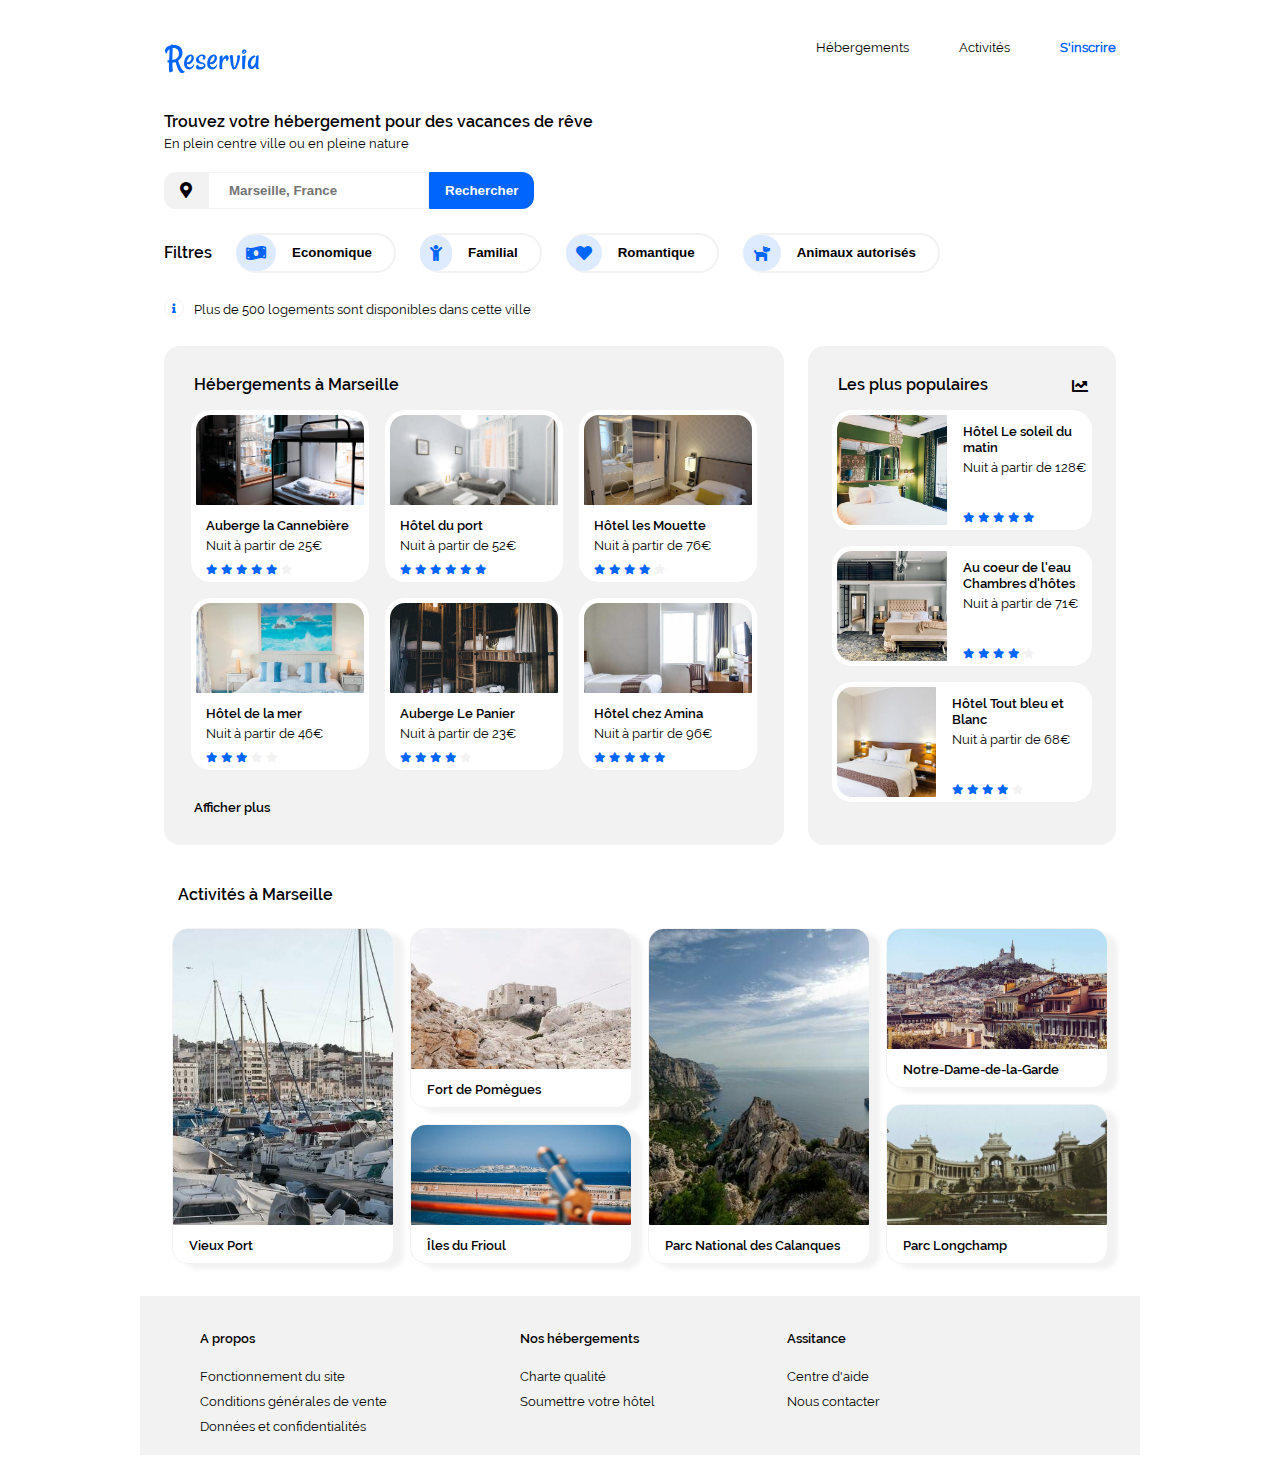
<file: index.html>
<!DOCTYPE html>
<html lang="fr">
    <head>
        <meta charset="utf-8"/>
        <meta name="viewport" content="width=device-width, initial-scale=1.0">
        <link href="fontawesome-free-5.15.1-web/css/all.css" rel="stylesheet">
        <link href="stylesheet.css" rel="stylesheet">
        <title>Reservia</title>
    </head>

    <body>
        <div id="container">     
            <header>
                <div id="header-nav">
                    <div id="logo">
                        <img src="images/logo/Reservia.svg" alt="logo"/>
                    </div>
                    
                    <div id="inscription">
                        <a href="#"><strong>S'inscrire</strong></a>
                    </div>

                    <nav id="nav_header">
                        <ul>
                            <li><a href="#accomodation-section">Hébergements</a></li>
                            <li><a href="#activity-section">Activités</a></li>
                            <li><a href="#"><strong>S'inscrire</strong></a></li>
                        </ul>
                    </nav>
                </div>
                
                <nav id="nav-mobile">
                    <div id="accomodation-activity">
                        <a href="#accomodation-section">Hébergements</a>
                        <a href="#activity-section">Activités</a> 
                    </div>  
                </nav>

                <div>
                    <h1>Trouvez votre hébergement pour des vacances de rêve</h1>
                    <p>En plein centre ville ou en pleine nature</p>
                </div>

                <div id="research">
                    <i class="fas fa-map-marker-alt"></i>

                    <form>
                        <input type="text" name="research" id="research-button" placeholder="Marseille, France"/> 
                        <input type="button" value="Rechercher" id="clic-research"/>
                        <i class="fas fa-search"></i>
                    </form>
                </div>
            
                <div>
                    <form id="filter-form" method="get">
                        <label id="filter">Filtres</label>
                        
                        <div class="filter">
                            <i class="fas fa-money-bill-wave filter_icon"></i>
                            <input type="button" value="Economique"/>
                        </div>
                        
                        <div class="filter">
                            <i class="fas fa-child filter_icon"></i>
                            <input type="button" value="Familial"/>
                        </div>        
                        
                        <div class="filter">
                            <i class="fas fa-heart filter_icon"></i>
                            <input type="button" value="Romantique"/>
                        </div>
                        
                        <div class="filter">
                            <i class="fas fa-dog filter_icon"></i>
                            <input type="button" value="Animaux autorisés"/>
                        </div>
                    </form>
                </div>
            
                <div id="information">
                    <div>
                        <i class="fas fa-info"></i>
                    </div>
                    <p>Plus de 500 logements sont disponibles dans cette ville</p>
                </div>
            </header>

            <section id="accomodation-section">
                <div id="accomodation">
                    <div>
                        <h2>Hébergements à Marseille</h2>
                    </div>
                    
                    <article>
                        <a href="#">
                            <div class="accomodation-border">
                                <img class="accomodation_image cover-image" src="images/hebergements/marcus-loke-WQJvWU_HZFo-unsplash.jpg" alt="Auberge La Cannebière"/>
                                <div class="accomodation_description">
                                    <h3>Auberge la Cannebière</h3>
                                    <p>Nuit à partir de 25€</p>
                                    <i class="fas fa-star blue"></i>
                                    <i class="fas fa-star blue"></i>
                                    <i class="fas fa-star blue"></i>
                                    <i class="fas fa-star blue"></i>
                                    <i class="fas fa-star blue"></i>
                                    <i class="fas fa-star"></i>
                                </div>
                            </div>
                        </a>
                       
                        <a href="#">
                            <div class="accomodation-border">
                                <img class="accomodation_image cover-image" src="images/hebergements/fred-kleber-gTbaxaVLvsg-unsplash.jpg" alt="Hôtel du port"/>
                                <div class="accomodation_description">
                                    <h3>Hôtel du port</h3>
                                    <p>Nuit à partir de 52€</p>
                                    <i class="fas fa-star blue"></i>
                                    <i class="fas fa-star blue"></i>
                                    <i class="fas fa-star blue"></i>
                                    <i class="fas fa-star blue"></i>
                                    <i class="fas fa-star blue"></i>
                                    <i class="fas fa-star blue"></i>
                                </div>
                             </div>
                        </a>
                        
                        <a href="#">
                            <div class="accomodation-border">
                                <img class="accomodation_image cover-image" src="images/hebergements/reisetopia-B8WIgxA_PFU-unsplash.jpg" alt="Hôtel Les Mouettes"/>
                                <div class="accomodation_description">
                                    <h3>Hôtel les Mouette</h3>
                                    <p>Nuit à partir de 76€</p>
                                    <i class="fas fa-star blue"></i>
                                    <i class="fas fa-star blue"></i>
                                    <i class="fas fa-star blue"></i>
                                    <i class="fas fa-star blue"></i>
                                    <i class="fas fa-star"></i>
                                </div>
                            </div>
                        </a>
                        
                        <a href="#">
                            <div class="accomodation-border">
                                <img class="accomodation_image cover-image" src="images/hebergements/annie-spratt-Eg1qcIitAuA-unsplash.jpg" alt="Hôtel de la mer"/>
                                <div class="accomodation_description">
                                    <h3>Hôtel de la mer</h3>
                                    <p>Nuit à partir de 46€</p>
                                    <i class="fas fa-star blue"></i>
                                    <i class="fas fa-star blue"></i>
                                    <i class="fas fa-star blue"></i>
                                    <i class="fas fa-star"></i>
                                    <i class="fas fa-star"></i>
                                </div>
                            </div>
                        </a>
                        
                        <a href="#">
                            <div class="accomodation-border">
                                <img class="accomodation_image cover-image" src="images/hebergements/nicate-lee-kT-ZyaiwBe0-unsplash.jpg" alt="Auberge Le Panier"/>
                                <div class="accomodation_description">
                                    <h3>Auberge Le Panier</h3>
                                    <p>Nuit à partir de 23€</p>
                                    <i class="fas fa-star blue"></i>
                                    <i class="fas fa-star blue"></i>
                                    <i class="fas fa-star blue"></i>
                                    <i class="fas fa-star blue"></i>
                                    <i class="fas fa-star"></i>
                                </div>
                            </div>
                        </a>
                        
                        <a href="#">
                            <div class="accomodation-border">
                                <img class="accomodation_image cover-image" src="images/hebergements/febrian-zakaria-M6S1WvfW68A-unsplash.jpg" alt="Hôtel chez Amina"/>
                                <div class="accomodation_description">
                                    <h3>Hôtel chez Amina</h3>
                                    <p>Nuit à partir de 96€</p>
                                    <i class="fas fa-star blue"></i>
                                    <i class="fas fa-star blue"></i>
                                    <i class="fas fa-star blue"></i>
                                    <i class="fas fa-star blue"></i>
                                    <i class="fas fa-star blue"></i>
                                </div>
                            </div>
                        </a>
                    </article>
                    <div>
                        <h5>Afficher plus</h5>
                    </div> 
                </div>

                <aside>
                    <div id="popular">

                        <div id="popular-chart_line">
                            <h2>Les plus populaires</h2>
                            <i class="fas fa-chart-line"></i>
                        </div>
    
                        <div id="popular-content">
                            <a href="#">
                                <div class="popular-accomodation popular-accomodation-border">
                                    <img class="popular_image cover-image" src="images/hebergements/emile-guillemot-Bj_rcSC5XfE-unsplash.jpg" alt="Hôtel Le soleil du matin"/>
                                    <div class="popular_description">
                                        <div class="popular_title">
                                            <h3>Hôtel Le soleil du matin</h3>
                                            <p>Nuit à partir de 128€</p>
                                        </div>
                                        <div class="popular_star">
                                            <i class="fas fa-star blue"></i>
                                            <i class="fas fa-star blue"></i>
                                            <i class="fas fa-star blue"></i>
                                            <i class="fas fa-star blue"></i>
                                            <i class="fas fa-star blue"></i>
                                        </div>
                                    </div>
                                </div>
                            </a>
                            
                            <a href="#">
                                <div class="popular-accomodation popular-accomodation-border">
                                    <img class="popular_image cover-image" src="images/hebergements/aw-creative-VGs8z60yT2c-unsplash.jpg" alt="Au coeur de l'eau Chambres d'hôtes"/>
                                    <div class="popular_description">
                                        <div class="popular_title">
                                            <h3>Au coeur de l'eau Chambres d'hôtes</h3>
                                            <p>Nuit à partir de 71€</p>
                                        </div>
                                        <div class="popular_star">
                                            <i class="fas fa-star blue"></i>
                                            <i class="fas fa-star blue"></i>    
                                            <i class="fas fa-star blue"></i>
                                            <i class="fas fa-star blue"></i>
                                            <i class="fas fa-star"></i>
                                        </div>
                                    </div>
                                </div>
                            </a>
                            
                            <a href="#">
                                <div class="popular-accomodation popular-accomodation-border">
                                    <img class="popular_image cover-image" src="images/hebergements/febrian-zakaria-sjvU0THccQA-unsplash.jpg" alt="Hôtel Tout bleu et Blanc"/>
                                    <div class="popular_description">
                                        <div class="popular_title">
                                            <h3>Hôtel Tout bleu et Blanc</h3>
                                            <p>Nuit à partir de 68€</p>
                                        </div>
                                        <div class="popular_star">
                                            <i class="fas fa-star blue"></i>
                                            <i class="fas fa-star blue"></i>
                                            <i class="fas fa-star blue"></i>
                                            <i class="fas fa-star blue"></i>
                                            <i class="fas fa-star"></i>
                                        </div>
                                    </div>
                                </div>
                            </a>
                        </div>
                    </div>
                </aside>
            </section>

            <section id="activity-section">
                <div>
                    <h2>Activités à Marseille</h2>
                </div>

                <div id="activity">
                    <a href="#">
                        <div class="activity-border">
                            <img class="activity_lg-size activity_image cover-image" src="images/activites/reno-laithienne-QUgJhdY5Fyk-unsplash.jpg" alt="Vieux Port"/>
                            <h3 class="activity_description">Vieux Port</h3>
                        </div>
                    </a>
    
                    <div>
                        <a href="#">
                            <div class="activity-border">
                                <img class="activity_md-size activity_image cover-image" src="images/activites/paul-hermann-QFTrLdQIRhI-unsplash.jpg" alt="Fort de Pomègues"/>
                                <h3 class="activity_description">Fort de Pomègues</h3>
                            </div>
                        </a>
                        
                        <a href="#">
                            <div class="activity-border">
                                <img class="activity_sm-size activity_image cover-image" src="images/activites/kevin-hikari-rV_Qd1l-VXg-unsplash.jpg" alt="Îles du Frioul"/>
                                <h3 class="activity_description">Îles du Frioul</h3>
                            </div>
                        </a>
                    </div>
    
                    <a href="#">
                        <div class="activity-border">
                            <img class="activity_lg-size activity_image cover-image" src="images/activites/kilyan-sockalingum-NR8-cBCN3aI-unsplash.jpg" alt="Parc National des Calanques"/>
                            <h3 class="activity_description">Parc National des Calanques</h3>
                        </div>
                    </a>
    
                    <div>
                        <a href="#">
                            <div class="activity-border">
                                <img class="activity_half-size activity_image cover-image" src="images/activites/florian-wehde-xW9e8gdotxI-unsplash.jpg" alt="Notre-Dame-de-la-Garde"/>
                                <h3 class="activity_description">Notre-Dame-de-la-Garde</h3>
                            </div>
                        </a>
        
                        <a href="">
                            <div class="activity-border">
                                <img class="activity_half-size activity_image cover-image" src="images/activites/lena-paulin-wH2-EJoDcV0-unsplash.jpg" alt="Parc Longchamp"/>
                                <h3 class="activity_description">Parc Longchamp</h3>
                            </div>
                        </a>
                    </div>
                </div>
            </section>

            <footer>
                <div>
                    <h4>A propos</h4>
                    <p>Fonctionnement du site</p>
                    <p>Conditions générales de vente</p>
                    <p>Données et confidentialités</p>
                </div>

                <div>
                    <h4>Nos hébergements</h4>
                    <p>Charte qualité</p>
                    <p>Soumettre votre hôtel</p>
                </div>

                <div>
                    <h4>Assitance</h4>
                    <p>Centre d'aide</p>
                    <p>Nous contacter</p>
                </div>
            </footer>
        
        </div>

    </body>
</html>
</file>
<file: stylesheet.css>
@font-face {
    font-family: "raleway-regular";
    src: url("raleway/Raleway-Regular.ttf") format("truetype");
    font-style: normal;
    font-weight: normal;
}

@font-face {
    font-family: "raleway-semiBold";
    src: url("raleway/Raleway-SemiBold.ttf") format("truetype");
    font-style: normal;
    font-weight: normal;
}

#container {
    width: 1000px;
    margin-left: auto;
    margin-right: auto;
}

body {
    font-family: "raleway-regular", Arial, Helvetica, sans-serif;
}

h1, h2, h3, h4, h5, #filter {
    font-family: "raleway-semiBold", Arial, Helvetica, sans-serif;
}

h1, h3 {
    margin-bottom: 0px;
}

h1, h2 {
    font-size: medium;
}

h2 {
    margin-bottom: 8px;
}

h3 {
    margin-top: 8px;
}

h3, h4 {
    font-size: smaller;
}

h2, h5 {
    margin-left: 14px;
}

p, li {
    font-size: small;
}

strong {
    color: #0065FC;
}

#logo {
    margin-bottom: 16px;
    margin-top: 12px;
}

#header-nav {
    display: flex;
    justify-content: space-between;
}

#nav-mobile, #inscription, .fa-search {
    display: none;
}

header {
    margin: 24px 24px;
}

ul {
    list-style-type: none;
    display: flex;
    justify-content: flex-end;
    flex-wrap: wrap;
}

li {
    margin-left: 50px;
}

a {
    text-decoration: none;
    color: black;
}

#nav_header a:hover {
    color: #0065FC;
    border-top: solid 1px #0065FC;
    padding-top: 32px;
}

form, #information, #accomodation-section, .popular-accomodation {
    display: flex;
}

#research {
   display: flex;
   width: 25%;
   margin: 16px 0px;
}

.fa-map-marker-alt {
    background-color: #F2F2F2;
    border-radius: 12px 1px 1px 12px;
    padding-left: 16px;
    padding-right: 16px;
}

#research-button {
    padding: 10px 20px;
    border: #F2F2F2 solid 1px;
    color: black;
    cursor: auto;
}

#clic-research {
    color: white;
    background-color: #0065FC;
    border-radius: 1px 12px 12px 1px;
    padding-left: 16px;
    padding-right: 16px;
}

#clic-research:focus, input:focus {
    outline: none;
}

label, input {
    font-weight: bold;
}

#filter-form {
    margin: 24px 0px;
}

.filter {
    display: flex;
    border-top: solid 2px #F2F2F2;
    border-right: solid 2px #F2F2F2;
    border-bottom: solid 2px #F2F2F2;
    border-radius: 50px 50px;
    margin-left: 24px;
    padding-right: 16px;
}

.filter_icon {
    color: #0065FC;
    background-color: #DEEBFF;
    border-radius: 50px 50px;
    padding: 10px 10px;
    cursor: pointer;
}

input {
    border: none;
    padding-left: 16px;
    background-color: white;
}

input:hover {
    color:#0065FC;
    font-weight: bold;
    cursor: pointer;
}

.fa-info {
    font-size: x-small;
    color: #0065FC ;
    border: solid 1px #F2F2F2;
    border-radius: 50px 50px;
    margin-right: 10px;
    padding: 4px 7px;
}


label, p, .fa-map-marker-alt {
    display: flex;
    align-items: center;
    margin-top: 0px;
    margin-bottom: 0px;
}

.cover-image {
    object-fit: cover;
}

#accomodation {
    width: 80%;
    margin: 0px 24px 0px 24px;
    padding: 16px 16px 8px;
    background-color: #F2F2F2;
    border-radius: 16px 16px;
}

article, #activity {
    display: flex;
    justify-content: center;
    flex-wrap: wrap;
}

.accomodation_image {
    width: 168px;
    height: 90px;
    border-radius: 15px 15px 1px 1px;
}

.accomodation_description {
    padding-left: 10px;
}

.accomodation-border, .popular-accomodation-border {
    background-color: white;
    border-radius: 20px 20px;
    margin: 8px 8px;
    padding: 5px 5px;
}

aside {
    margin-right: 24px;
    padding: 16px 16px 0px;
    background-color: #F2F2F2;
    border-radius: 16px 16px;
}

#popular, .popular_description {
    display: flex;
    flex-direction: column;
}

#popular-chart_line {
    display: flex;
    justify-content: space-between;
}

.fa-chart-line {
    margin-top: 16px;
    margin-right: 12px;
}

#popular-content {
    display: contents;
}

.popular_image {
    width: 110px;
    height: 110px;
    margin-right: 16px;
    border-radius: 15px 1px 1px 15px;
}

.popular_title {
    display: flex;
    flex-direction: column;
    flex: 1;
}

.fa-star.blue {
    color: #0065FC;
    font-size: x-small;
}
.fa-star {
    color: #F2F2F2;
    font-size: x-small;
}

#activity-section {
    margin: 40px 24px 16px 24px;
}

.activity-border {
    border:#F2F2F2 solid 1px;
    background-color: white;
    border-radius: 16px 16px;
    box-shadow: 10px 5px 5px #F2F2F2;
    margin: 16px 8px 16px;
}

.activity_description {
    padding-left: 16px;
    padding-bottom: 10px;
    margin-bottom: 0px;
}

.activity_image {
    border-radius: 15px 15px 1px 1px;
    width: 220px;
}

.activity_sm-size {
    height: 100px;
}

.activity_md-size {
    height: 140px;
}

.activity_half-size {
    height: 120px;
}

.activity_lg-size {
    height: 296px;
}

footer {
    display: flex;
    justify-content: space-between;
    background-color: #F2F2F2;
    padding: 16px 26% 16px 6%;
}

p {
    padding-top: 5px;
    padding-bottom: 5px;
}

@media only screen and (min-width : 768px) and (max-width : 1023px) {
    #container {
        width: 750px;
        margin-left: auto;
        margin-right: auto;
    }

    header {
        margin-left: 32px;
        margin-right: 32px;
    }
    
    #inscription {
        display: none;
    }

    .filter {
        margin-left: 12px;
        padding-right: 14px;
    }

    input {
        padding-left: 12px;
        padding-right: 0px;
    }

    aside {
        margin-left: 32px;
        margin-right: 32px;
        padding: 0px 0px;
    }

    #popular {
        padding: 16px 16px;
    }

    .popular_image {
        width: 260px;
        margin-right: 14px;
    }

    .popular-accomodation-border {
        margin-right: 10px;
        margin-left: 10px;
    }

    article {
        padding: 0px 0px;
    }

    #accomodation-section {
        display: flex;
        flex-direction: column-reverse;
    }

    #accomodation {
        width: auto;
        margin: 16px 24px 0px;
        padding: 8px 0px 0px;
        background-color: #FFF;
    }
    
    .accomodation_image {
        height: 120px;
    }

    .accomodation_image, .activity_image {
        width: 325px;
    }
    
    .accomodation-border, .activity-border {
        margin: 8px 8px;
        box-shadow: 8px 8px 8px #F2F2F2;
    }

    #activity-section {
        margin-top: 16px;
    }

    .activity_md-size, .activity_sm-size {
        height: 120px;
    }

    footer {
        margin-top: 16px;
        padding: 16px 48px ;
    }
}

@media only screen and (max-width : 767px) {
    #container {
        width: 360px;
    }
    
    h1 {
        margin-bottom: 10px;
    }

    h2, h5 {
        margin-left: 24px;
    }

    h3 {
        margin-top: 8px;
    }

    #nav_header, #clic-research {
        display: none;
    }

    #header-nav {
        display: flex;
        align-items: center;
        margin-bottom: 16px;
    }

    #nav-mobile {
        display: block;
    }

    #inscription {
        display: flex;
        justify-content: flex-end;
    }
    
    #accomodation-activity {
        display: flex;
        justify-content: space-around;
        margin-bottom: 32px;
    }

    #accomodation-activity a {
        border-top: none;
        padding-bottom: 16px;
        border-bottom: solid 2px #F2F2F2;
        flex: 1;
        text-align: center;
    }

    #accomodation-activity a:hover {
        padding-top: 0px;
        border-bottom: solid 2px #0065FC;
    }

    #research-button {
        border: #F2F2F2 solid 1px;
        border-right: none;
        padding-right: 64px;
    }

    .fa-search {
        display: flex;
        align-items: center;
        color: white;
        border: #0065FC 1px solid;
        background-color: #0065FC;
        border-radius: 1px 10px 10px 1px;
        padding: 10px;
        cursor: pointer;
    }

    .filter {
        display: inline-block;
        margin: 0px 8px 8px 0px;
        padding-right: 8px;
    }

    #filter-form {
        display: inline-block;
        margin-top: 15px;
        margin-bottom: 15px;
    }

    input {
        padding-left: 8px;
    }

    label {
        margin-bottom: 16px;
    }

    .fa-info {
        display: flex;
        align-items: flex-start;
    }

    .fa-chart-line:before {
        padding-right: 8px;
    }

    .accomodation_image, .activity_image {
        width: 310px;
        height: 110px;
    }

    #accomodation, #activity-section {
        width: auto;
        background-color: #FFF;
        padding: 16px 0px;
        margin-left: 0px;
        margin-right: 0px;
    }

    #accomodation-section {
        display: flex;
        flex-direction: column-reverse;
        padding-bottom: 0px;
    }

    .accomodation-border, .activity-border {
        box-shadow: 8px 8px 8px #F2F2F2;
        margin: 8px 8px;
    }

    aside {
        margin-right: 0px;
        padding: 8px 8px 24px;
        border-radius: inherit;
    }

    .popular_image {
        padding-top: 4px;
    }

    .popular-accomodation {
        margin: 8px 14px 0px;
        padding-top: 0px;
    }

    #activity-section {
        width: auto;
        margin-top: 0px;
        padding-top: 0px;
    }

    footer {
        display: flex;
        flex-direction: column;
        flex-wrap: wrap;
        padding: 16px 24px;
    }
}
</file>
